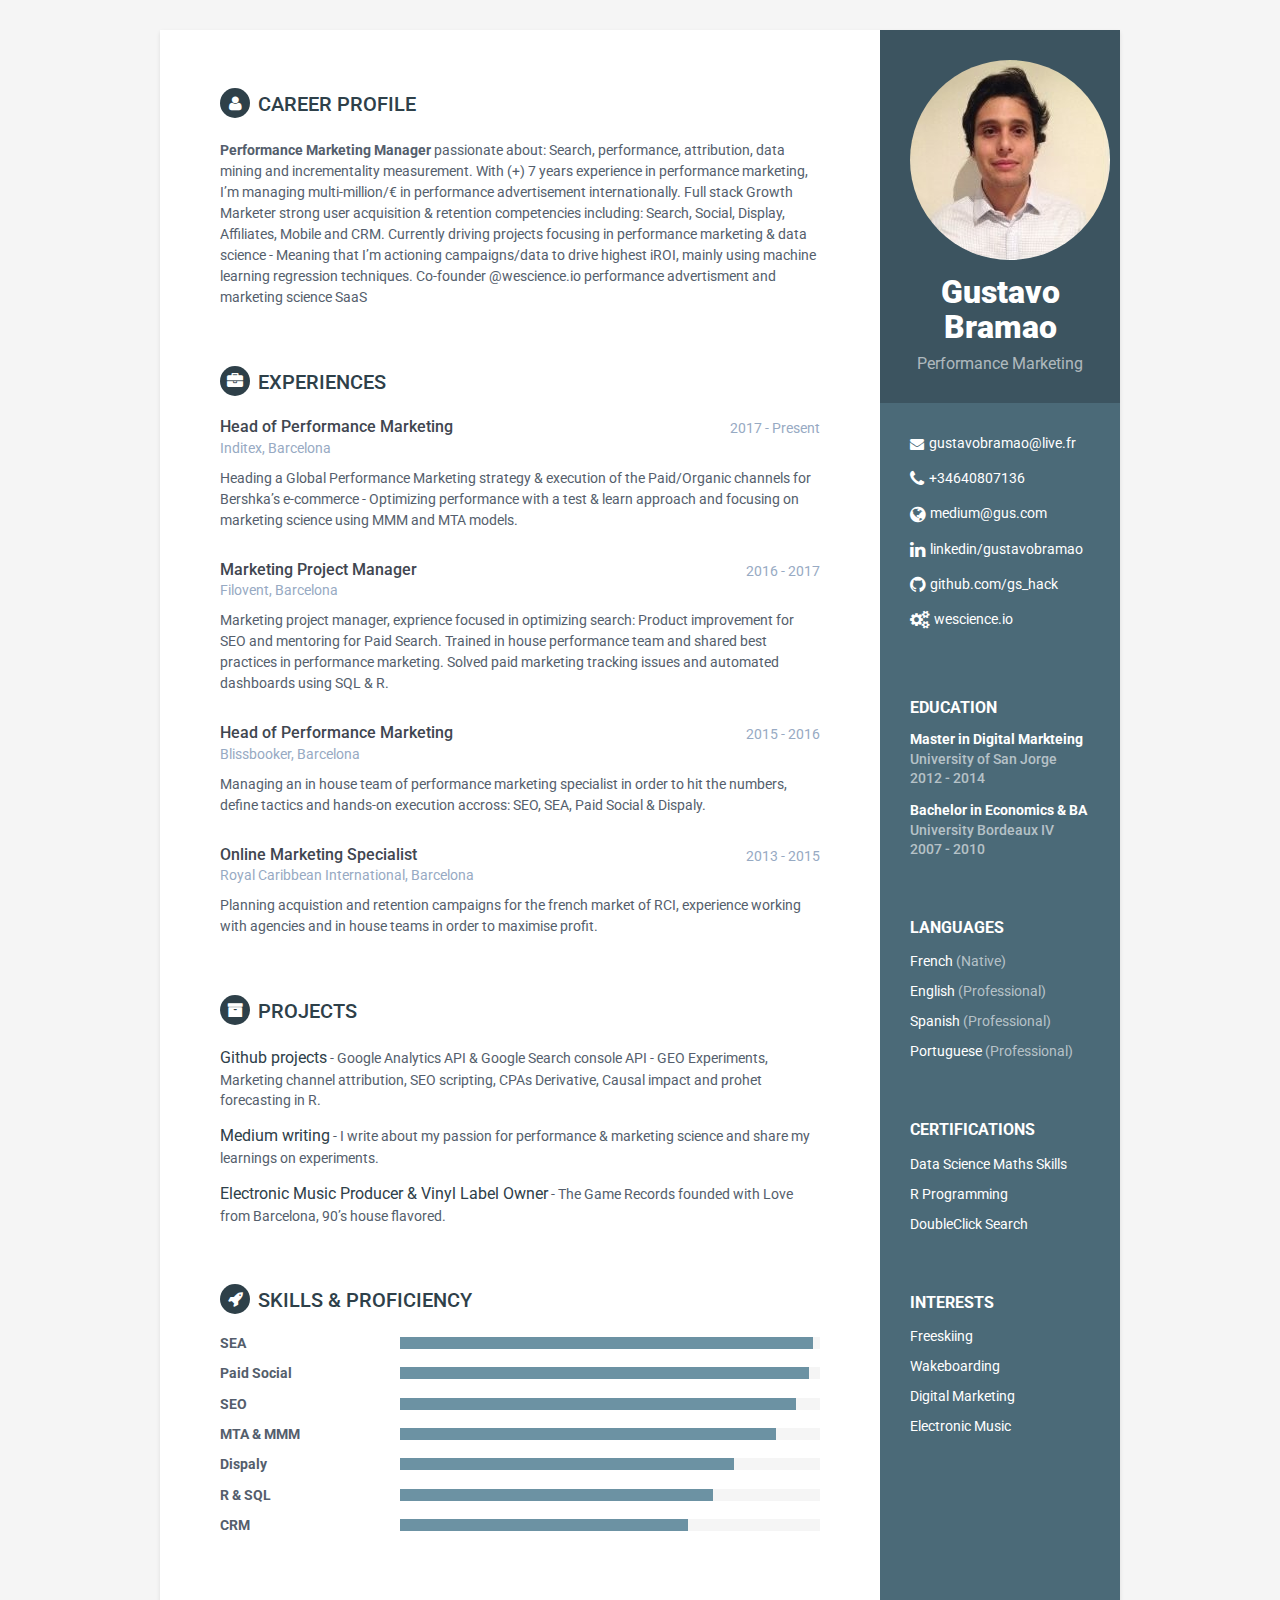
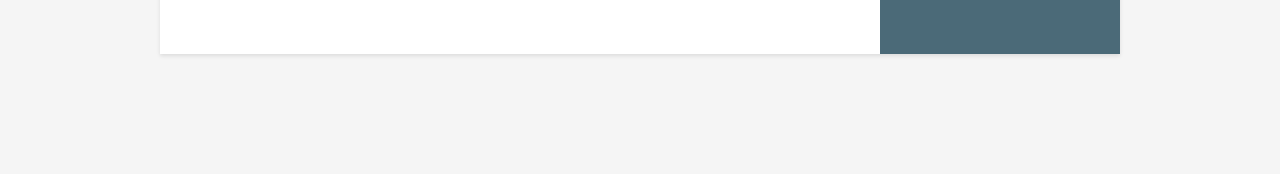
<file: index.html>
<!DOCTYPE html>

<!--It takes strength to resist the dark
side! If you here it's that you are curios! :)

            .-.
           |o,o|
        ,| _\=/_      .-""-.
        ||/_/_\_\    /[] _ _\
        |_/|(_)|\\  _|_o_LII|_
           \._./// / | ==== | \
           |\_/|"` |_| ==== |_|
           |_|_|    ||" ||  ||
           |-|-|    ||LI  o ||
           |_|_|    ||'----'||
          /_/ \_\  /__|    |__\
-->

<html lang="en"> 

	<head>
	<meta name="generator" content="Hugo 0.41" />
        <title></title>
    
    <meta charset="utf-8">
    <meta http-equiv="X-UA-Compatible" content="IE=edge">
    <meta name="viewport" content="width=device-width, initial-scale=1.0">
    <meta name="description" content="Gustavo Bramao Performance Marketing & Marketing Science">
    <link rel="shortcut icon" href="favicon.ico">
    <link href='https://fonts.googleapis.com/css?family=Roboto:400,500,400italic,300italic,300,500italic,700,700italic,900,900italic' rel='stylesheet' type='text/css'>
    <link rel="stylesheet" href="assets/plugins/bootstrap/css/bootstrap.min.css">
    <link rel="stylesheet" href="assets/plugins/font-awesome/css/font-awesome.css">
    <link id="theme-style" rel="stylesheet" href="assets/css/styles-6.css">
	
</head>
<body>
    <div class="wrapper">

            <div class="sidebar-wrapper">

		            <div class="profile-container">
                <img class="profile img-circle" src="assets/images/profile.png" alt="" />
                <h1 class="name">Gustavo Bramao</h1>
                <h3 class="tagline">Performance Marketing</h3>
            </div>
		
		            <div class="contact-container container-block">
                <ul class="list-unstyled contact-list">
				
                    <li class="email"><i class="fa fa-envelope"></i><a href="mailto:%20gustavobramao@live.fr">gustavobramao@live.fr</a></li>
				
                    <li class="phone"><i class="fa fa-phone"></i><a href="#ZgotmplZ">&#43;34640807136</a></li>
				
                    <li class="website"><i class="fa fa-globe"></i><a href="https://medium.com/@gustavobramao">medium@gus.com</a></li>
				
                    <li class="linkedin"><i class="fa fa-linkedin"></i><a href="//linkedin.com/in/gustavobramao">linkedin/gustavobramao</a></li>
				
                    <li class="github"><i class="fa fa-github"></i><a href="//github.com/gustavobramao">github.com/gs_hack</a></li>
			
		    <li class="github"><i class="fa fa-cogs"></i><a href="https://wescience.io/">wescience.io</a></li>	
				
                </ul>
            </div>
		

		
		            <div class="education-container container-block">
                <h2 class="container-block-title">Education</h2>
				
                <div class="item">
                    <h4 class="degree">Master in Digital Markteing</h4>
                    <h5 class="meta">University of San Jorge</h5>
                    <div class="time">2012 - 2014</div>
                </div>
				
                <div class="item">
                    <h4 class="degree">Bachelor in Economics &amp; BA</h4>
                    <h5 class="meta">University Bordeaux IV</h5>
                    <div class="time">2007 - 2010</div>
                </div>
				
            </div>

		

		
		            <div class="language-container container-block">
                <h2 class="container-block-title">Languages</h2>
                <ul class="list-unstyled interests-list">
				
                    <li>French <span class="lang-desc">(Native)</span></li>
				
                    <li>English <span class="lang-desc">(Professional)</span></li>
				
                    <li>Spanish <span class="lang-desc">(Professional)</span></li>
				
                    <li>Portuguese <span class="lang-desc">(Professional)</span></li>
				
                </ul>
            </div>

		    
		 <div class="interests-container container-block">
                <h2 class="container-block-title">Certifications</h2>
                <ul class="list-unstyled interests-list">
				
                    <li><a href="https://www.coursera.org/account/accomplishments/certificate/4CJ67HA9XWF2">Data Science Maths Skills</a></li>
				
                    <li><a href="https://www.coursera.org/account/accomplishments/certificate/C4XM7UU3MTR9">R Programming</a></li>
				
                    <li><a href="https://www.screencast.com/t/ooIo9NJg">DoubleClick Search</a></li>
				
                </ul>
            </div>

		
		            <div class="interests-container container-block">
                <h2 class="container-block-title">Interests</h2>
                <ul class="list-unstyled interests-list">
				
                    <li>Freeskiing</li>
				
                    <li>Wakeboarding</li>
				
                    <li>Digital Marketing</li>
			
		   <li>Electronic Music</li>	
				
                </ul>
            </div>
		

        </div>


	<div class="main-wrapper">

    
	            <section class="section summary-section">
                <h2 class="section-title"><i class="fa fa-user"></i>Career Profile</h2>
                <div class="summary">
                    <p><strong>Performance Marketing Manager</strong> passionate about: Search, performance, attribution, data mining and incrementality measurement. With (+) 7 years experience in performance marketing, I’m managing multi-million/€ in  performance advertisement internationally. Full stack Growth Marketer strong user acquisition &amp; retention competencies including: Search, Social, Display, Affiliates, Mobile and CRM. Currently driving projects focusing in performance marketing &amp; data science -  Meaning that I’m actioning campaigns/data to drive highest iROI, mainly using machine learning regression techniques. Co-founder @wescience.io performance advertisment and marketing science SaaS</p>
                </div>
            </section>

    

    
                <section class="section experiences-section">
                <h2 class="section-title"><i class="fa fa-briefcase"></i>Experiences</h2>

				
                <div class="item">
                    <div class="meta">
                        <div class="upper-row">
                            <h3 class="job-title">Head of Performance Marketing</h3>
                            <div class="time">2017 - Present</div>
                        </div>
                        <div class="company">Inditex, Barcelona</div>
                    </div>
                    <div class="details">
                        <p>Heading a Global Performance Marketing strategy &amp; execution of the Paid/Organic channels for Bershka’s e-commerce - Optimizing performance with a test &amp; learn approach and focusing on marketing science using MMM and MTA models.</p>
                    </div>
                </div>
				
                <div class="item">
                    <div class="meta">
                        <div class="upper-row">
                            <h3 class="job-title">Marketing Project Manager</h3>
                            <div class="time">2016 - 2017</div>
                        </div>
                        <div class="company">Filovent, Barcelona</div>
                    </div>
                    <div class="details">
                        <p>Marketing project manager, exprience focused in optimizing search: Product improvement for SEO and mentoring for Paid Search. Trained in house performance team and shared best practices in performance marketing. Solved paid marketing tracking issues and automated dashboards using SQL &amp; R.</p>
                    </div>
                </div>
				
                <div class="item">
                    <div class="meta">
                        <div class="upper-row">
                            <h3 class="job-title">Head of Performance Marketing</h3>
                            <div class="time">2015 - 2016</div>
                        </div>
                        <div class="company">Blissbooker, Barcelona</div>
                    </div>
                    <div class="details">
                        <p>Managing an in house team of performance marketing specialist in order to hit the numbers, define tactics and hands-on execution accross: SEO, SEA, Paid Social &amp; Dispaly.</p>
                    </div>
                </div>
				
                <div class="item">
                    <div class="meta">
                        <div class="upper-row">
                            <h3 class="job-title">Online Marketing Specialist</h3>
                            <div class="time">2013 - 2015</div>
                        </div>
                        <div class="company">Royal Caribbean International, Barcelona</div>
                    </div>
                    <div class="details">
                        <p>Planning acquistion and retention campaigns for the french market of RCI, experience working with agencies and in house teams in order to maximise profit.</p>
                    </div>
                </div>
				

            </section>

                <section class="section projects-section">
                <h2 class="section-title"><i class="fa fa-archive"></i>Projects</h2>
            
				
                <div class="item">
                    <span class="project-title"><a href="https://github.com/gustavobramao/data-sets/blob/master/GEO_Experiment">Github projects</a></span> - <span class="project-tagline">Google Analytics API &amp; Google Search console API - GEO Experiments, Marketing channel attribution, SEO scripting, CPAs Derivative, Causal impact and prohet forecasting in R.</span>
                </div>
				
                <div class="item">
                    <span class="project-title"><a href="https://medium.com/@gustavobramao">Medium writing</a></span> - <span class="project-tagline">I write about my passion for performance &amp; marketing science and share my learnings on experiments.</span>
                </div>
				
                <div class="item">
                    <span class="project-title"><a href="https://www.discogs.com/fr/label/959267-The-Game">Electronic Music Producer & Vinyl Label Owner</a></span> - <span class="project-tagline">The Game Records founded with Love from Barcelona, 90&rsquo;s house flavored.</span>
                </div>
				
            </section>

    
	            <section class="skills-section section">
                <h2 class="section-title"><i class="fa fa-rocket"></i>Skills &amp; Proficiency</h2>
                <div class="skillset">
				
                    <div class="item">
                        <h3 class="level-title">SEA</h3>
                        <div class="level-bar">
                            <div class="level-bar-inner" data-level="99%">
                            </div>
                        </div>
                    </div>
                
                    <div class="item">
                        <h3 class="level-title">Paid Social</h3>
                        <div class="level-bar">
                            <div class="level-bar-inner" data-level="98%">
                            </div>
                        </div>
                    </div>
                
                    <div class="item">
                        <h3 class="level-title">SEO</h3>
                        <div class="level-bar">
                            <div class="level-bar-inner" data-level="95%">
                            </div>
                        </div>
                    </div>
                
                    <div class="item">
                        <h3 class="level-title">MTA &amp; MMM</h3>
                        <div class="level-bar">
                            <div class="level-bar-inner" data-level="90%">
                            </div>
                        </div>
                    </div>
                
                    <div class="item">
                        <h3 class="level-title">Dispaly</h3>
                        <div class="level-bar">
                            <div class="level-bar-inner" data-level="80%">
                            </div>
                        </div>
                    </div>
                
                    <div class="item">
                        <h3 class="level-title">R &amp; SQL</h3>
                        <div class="level-bar">
                            <div class="level-bar-inner" data-level="75%">
                            </div>
                        </div>
                    </div>
                
                    <div class="item">
                        <h3 class="level-title">CRM</h3>
                        <div class="level-bar">
                            <div class="level-bar-inner" data-level="69%">
                            </div>
                        </div>
                    </div>
                
                </div>
            </section>

    

	</div>
    </div>

	    <footer class="footer">
      
    </footer>


                  
    <script type="text/javascript" src="assets/plugins/jquery-1.11.3.min.js"></script>
    <script type="text/javascript" src="assets/plugins/bootstrap/js/bootstrap.min.js"></script>    
    
    <script type="text/javascript" src="assets/js/main.js"></script> 
</body>
</html>
</file>
<file: assets/css/styles-6.css>
/*
 * Template Name: Orbit - Responsive Resume/CV Template for Developers
 * Version: 1.0
 * Author: Xiaoying Riley
 * Twitter: @3rdwave_themes
 * License: Creative Commons Attribution 3.0 License
 * Website: http://themes.3rdwavemedia.com/
*/
/* styles-6.css */
/* ======= Base ======= */
body {
  font-family: 'Roboto', sans-serif;
  color: #545E6C;
  background: #f5f5f5;
  font-size: 14px;
  padding: 30px;
  -webkit-font-smoothing: antialiased;
  -moz-osx-font-smoothing: grayscale;
}
h1,
h2,
h3,
h4,
h5,
h6 {
  font-weight: 700;
}
a {
  color: #2e4049;
  -webkit-transition: all 0.4s ease-in-out;
  -moz-transition: all 0.4s ease-in-out;
  -ms-transition: all 0.4s ease-in-out;
  -o-transition: all 0.4s ease-in-out;
}
a:hover {
  text-decoration: underline;
  color: #10171a;
}
a:focus {
  text-decoration: none;
}
p {
  line-height: 1.5;
}
.wrapper {
  background: #4B6A78;
  max-width: 960px;
  margin: 0 auto;
  position: relative;
  -webkit-box-shadow: 0px 2px 4px rgba(0, 0, 0, 0.1);
  -moz-box-shadow: 0px 2px 4px rgba(0, 0, 0, 0.1);
  box-shadow: 0px 2px 4px rgba(0, 0, 0, 0.1);
}
.sidebar-wrapper {
  background: #4B6A78;
  position: absolute;
  right: 0;
  width: 240px;
  height: 100%;
  min-height: 800px;
  color: #fff;
}
.sidebar-wrapper a {
  color: #fff;
}
.sidebar-wrapper .profile-container {
  padding: 30px;
  background: rgba(0, 0, 0, 0.2);
  text-align: center;
  color: #fff;
}
.sidebar-wrapper .name {
  font-size: 32px;
  font-weight: 900;
  margin-top: 0;
  margin-bottom: 10px;
}
.sidebar-wrapper .tagline {
  color: rgba(255, 255, 255, 0.6);
  font-size: 16px;
  font-weight: 400;
  margin-top: 0;
  margin-bottom: 0;
}
.sidebar-wrapper .profile {
  margin-bottom: 15px;
}
.sidebar-wrapper .contact-list .fa {
  margin-right: 5px;
  font-size: 18px;
  vertical-align: middle;
}
.sidebar-wrapper .contact-list li {
  margin-bottom: 15px;
}
.sidebar-wrapper .contact-list li:last-child {
  margin-bottom: 0;
}
.sidebar-wrapper .contact-list .email .fa {
  font-size: 14px;
}
.sidebar-wrapper .container-block {
  padding: 30px;
}
.sidebar-wrapper .container-block-title {
  text-transform: uppercase;
  font-size: 16px;
  font-weight: 700;
  margin-top: 0;
  margin-bottom: 15px;
}
.sidebar-wrapper .degree {
  font-size: 14px;
  margin-top: 0;
  margin-bottom: 5px;
}
.sidebar-wrapper .education-container .item {
  margin-bottom: 15px;
}
.sidebar-wrapper .education-container .item:last-child {
  margin-bottom: 0;
}
.sidebar-wrapper .education-container .meta {
  color: rgba(255, 255, 255, 0.6);
  font-weight: 500;
  margin-bottom: 0px;
  margin-top: 0;
}
.sidebar-wrapper .education-container .time {
  color: rgba(255, 255, 255, 0.6);
  font-weight: 500;
  margin-bottom: 0px;
}
.sidebar-wrapper .language-container .lang-desc {
  color: rgba(255, 255, 255, 0.6);
}
.sidebar-wrapper .languages-list {
  margin-bottom: 0;
}
.sidebar-wrapper .languages-list li {
  margin-bottom: 10px;
}
.sidebar-wrapper .languages-list li:last-child {
  margin-bottom: 0;
}
.sidebar-wrapper .interests-list {
  margin-bottom: 0;
}
.sidebar-wrapper .interests-list li {
  margin-bottom: 10px;
}
.sidebar-wrapper .interests-list li:last-child {
  margin-bottom: 0;
}
.main-wrapper {
  background: #fff;
  padding: 60px;
  padding-right: 300px;
  page-break-before: always;
}
.main-wrapper .section-title {
  text-transform: uppercase;
  font-size: 20px;
  font-weight: 500;
  color: #2e4049;
  position: relative;
  margin-top: 0;
  margin-bottom: 20px;
}
.main-wrapper .section-title .fa {
  width: 30px;
  height: 30px;
  margin-right: 8px;
  display: inline-block;
  color: #fff;
  -webkit-border-radius: 50%;
  -moz-border-radius: 50%;
  -ms-border-radius: 50%;
  -o-border-radius: 50%;
  border-radius: 50%;
  -moz-background-clip: padding;
  -webkit-background-clip: padding-box;
  background-clip: padding-box;
  background: #2e4049;
  text-align: center;
  padding-top: 8px;
  font-size: 16px;
  position: relative;
  top: -2px;
}
.main-wrapper .section {
  margin-bottom: 60px;
  page-break-inside: avoid;
}
.main-wrapper .experiences-section .item {
  margin-bottom: 30px;
}
.main-wrapper .upper-row {
  position: relative;
  overflow: hidden;
  margin-bottom: 2px;
}
.main-wrapper .job-title {
  color: #3F4650;
  font-size: 16px;
  margin-top: 0;
  margin-bottom: 0;
  font-weight: 500;
}
.main-wrapper .time {
  position: absolute;
  right: 0;
  top: 0;
  color: #97AAC3;
}
.main-wrapper .company {
  margin-bottom: 10px;
  color: #97AAC3;
}
.main-wrapper .project-title {
  font-size: 16px;
  font-weight: 400;
  margin-top: 0;
  margin-bottom: 5px;
}
.main-wrapper .projects-section .intro {
  margin-bottom: 30px;
}
.main-wrapper .projects-section .item {
  margin-bottom: 15px;
}
.skillset .item {
  margin-bottom: 15px;
  overflow: hidden;
}
.skillset .level-title {
  font-size: 14px;
  margin-top: 0;
  margin-bottom: 12px;
}
.skillset .level-bar {
  height: 12px;
  background: #f5f5f5 !important;
}
.skillset .level-bar-inner {
  height: 12px;
  background: #6c92a3 !important;
}
.footer {
  padding: 30px;
  padding-top: 60px;
}
.footer .copyright {
  line-height: 1.6;
  color: #545E6C;
  font-size: 13px;
}
.footer .fa-heart {
  color: #fb866a;
}
.btn-translate {
  background-color: #27383f;
  border-color: #4f6f7d;
}
/* Extra small devices (phones, less than 768px) */
@media (max-width: 767px) {
  .sidebar-wrapper {
    position: static;
    width: inherit;
  }
  .main-wrapper {
    padding: 30px;
  }
  .main-wrapper .time {
    position: static;
    display: block;
    margin-top: 5px;
  }
  .main-wrapper .upper-row {
    margin-bottom: 0;
  }
}
/* Small devices (tablets, 768px and up) */
/* Medium devices (desktops, 992px and up) */
@media (min-width: 992px) {
  .skillset .level-title {
    display: inline-block;
    float: left;
    width: 30%;
    margin-bottom: 0;
  }
  .skillset .level-bar {
    display: inline-block;
    width: 70%;
    float: left;
    position: relative;
    top: 1px;
  }
}
/* Large devices (large desktops, 1200px and up) */
/* Ex-Large devices (large desktops, 1200px and up) */
</file>
